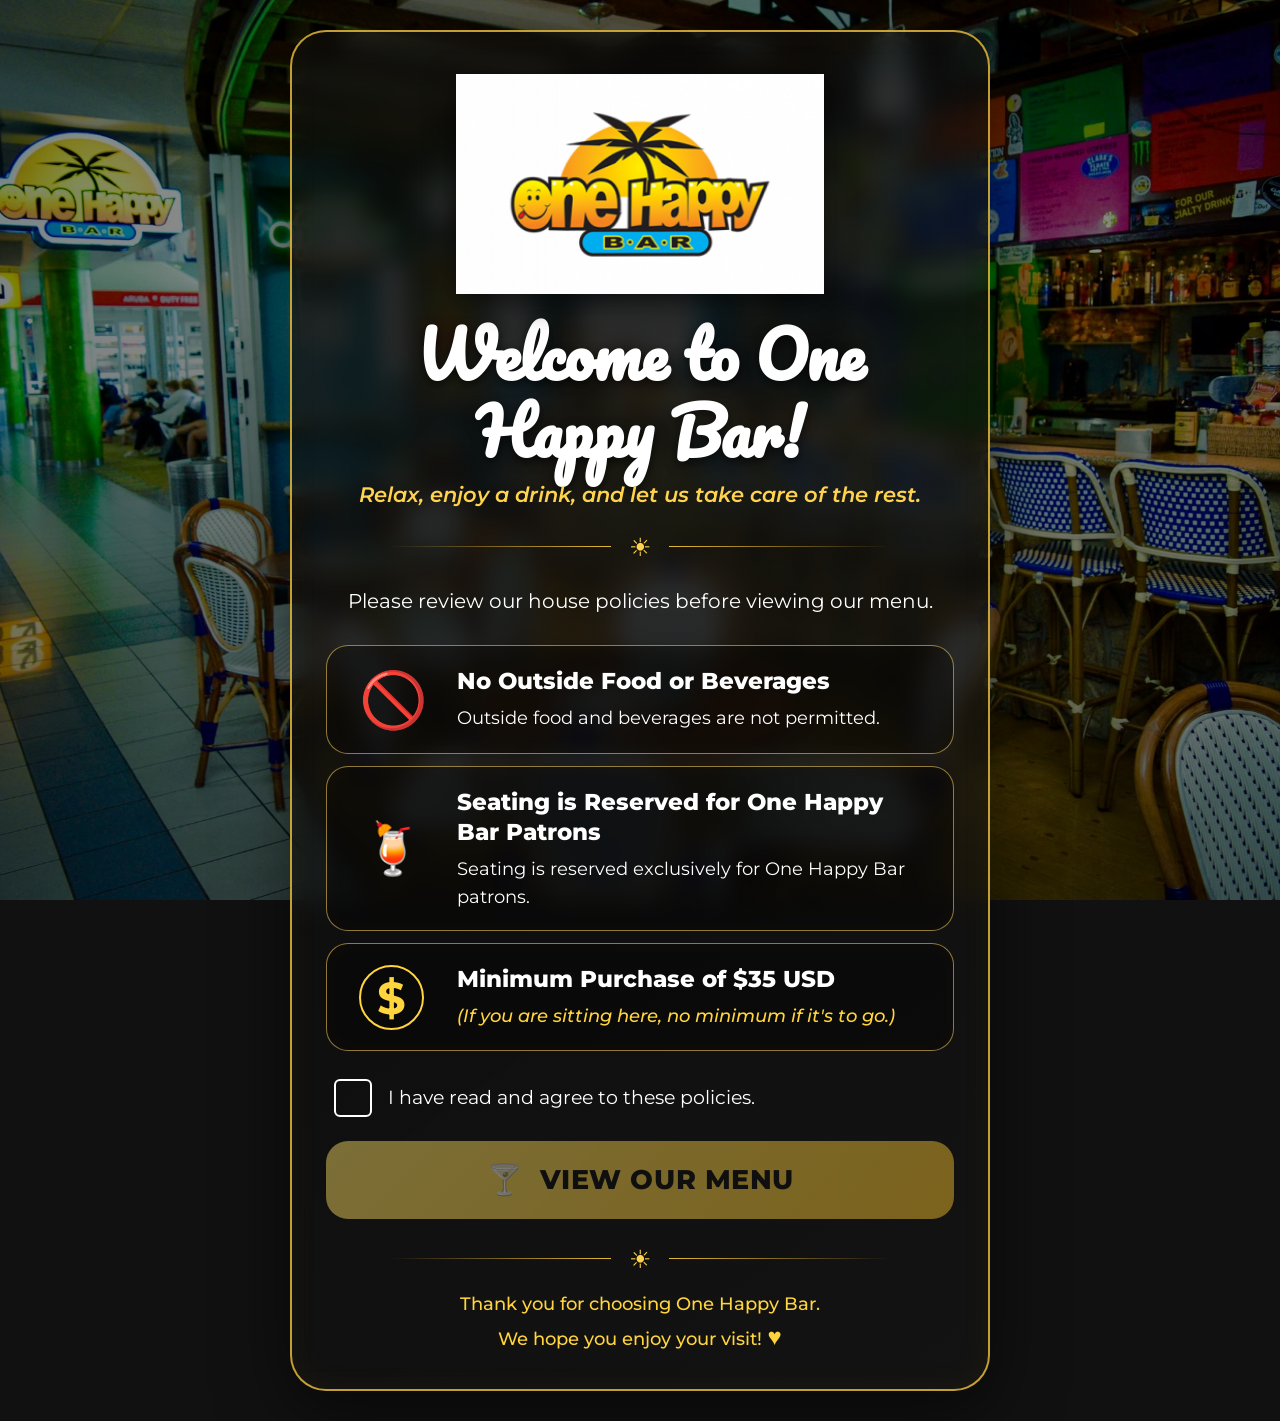
<file: index.html>
<!DOCTYPE html>
<html lang="en">
<head>
  <meta charset="UTF-8">
  <meta name="viewport" content="width=device-width, initial-scale=1.0">

  <meta name="description" content="Welcome to One Happy Bar Aruba">
  <meta name="theme-color" content="#111111">

  <title>One Happy Bar | Welcome</title>

  <link rel="preconnect" href="https://fonts.googleapis.com">
  <link rel="preconnect" href="https://fonts.gstatic.com" crossorigin>

  <link href="https://fonts.googleapis.com/css2?family=Montserrat:wght@400;500;600;700;800&family=Pacifico&display=swap" rel="stylesheet">

  <link rel="stylesheet" href="style.css">
</head>

<body>

  <div class="background"></div>
  <div class="background-overlay"></div>

  <main class="page">

    <section class="welcome-card">

      <!-- LOGO -->
      <div class="logo-container">
        <img src="logo.png" alt="One Happy Bar" class="main-logo">
      </div>

      <!-- WELCOME -->
      <h1>Welcome to One Happy Bar!</h1>

      <p class="welcome-message">
        Relax, enjoy a drink, and let us take care of the rest.
      </p>

      <div class="gold-divider">
        <span>☀</span>
      </div>

      <p class="intro">
        Please review our house policies before viewing our menu.
      </p>


      <!-- POLICY 1 -->
      <div class="policy-box">

        <div class="policy-icon no-food">
          🚫
        </div>

        <div class="policy-content">
          <h2>No Outside Food or Beverages</h2>
          <p>
            Outside food and beverages are not permitted.
          </p>
        </div>

      </div>


      <!-- POLICY 2 -->
      <div class="policy-box">

        <div class="policy-icon">
          🍹
        </div>

        <div class="policy-content">
          <h2>Seating is Reserved for One Happy Bar Patrons</h2>
          <p>
            Seating is reserved exclusively for One Happy Bar patrons.
          </p>
        </div>

      </div>


      <!-- POLICY 3 -->
      <div class="policy-box">

        <div class="policy-icon dollar">
          $
        </div>

        <div class="policy-content">
          <h2>Minimum Purchase of $35 USD</h2>
          <p class="minimum-note">
            (If you are sitting here, no minimum if it's to go.)
          </p>
        </div>

      </div>


      <!-- CHECKBOX -->
      <label class="agreement">

        <input type="checkbox" id="policy-check">

        <span class="checkmark"></span>

        <span class="agreement-text">
          I have read and agree to these policies.
        </span>

      </label>


      <!-- MENU BUTTON -->
      <button id="continue-btn" class="menu-button" disabled>

        <span class="cocktail">🍸</span>

        <span>VIEW OUR MENU</span>

      </button>


      <!-- FOOTER -->
      <div class="gold-divider bottom-divider">
        <span>☀</span>
      </div>

      <div class="thank-you">
        Thank you for choosing One Happy Bar.<br>
        We hope you enjoy your visit! <span>♥</span>
      </div>

    </section>

  </main>

  <script src="script.js"></script>

</body>
</html>
</file>
<file: style.css>
/* =========================================================
   ONE HAPPY BAR
   Welcome Screen
   ========================================================= */

* {
  box-sizing: border-box;
  margin: 0;
  padding: 0;
}

html,
body {
  width: 100%;
  min-height: 100%;
}

body {
  font-family: "Montserrat", Arial, sans-serif;
  color: #ffffff;
  background: #111111;
  overflow-x: hidden;
}


/* =========================================================
   BACKGROUND
   ========================================================= */

.background {
  position: fixed;
  inset: 0;

  background-image: url("bar.jpg");
  background-size: cover;
  background-position: center center;
  background-repeat: no-repeat;

  z-index: -3;
}

.background-overlay {
  position: fixed;
  inset: 0;

  background:
    linear-gradient(
      rgba(0, 0, 0, 0.42),
      rgba(0, 0, 0, 0.58)
    );

  z-index: -2;
}


/* =========================================================
   PAGE
   ========================================================= */

.page {
  width: 100%;
  min-height: 100vh;

  display: flex;
  justify-content: center;
  align-items: center;

  padding: 30px 18px;
}


/* =========================================================
   MAIN GLASS CARD
   ========================================================= */

.welcome-card {
  width: 100%;
  max-width: 700px;

  padding: 42px 34px 34px;

  background:
    linear-gradient(
      145deg,
      rgba(10, 10, 10, 0.76),
      rgba(20, 20, 20, 0.68)
    );

  border: 2px solid rgba(255, 207, 64, 0.75);

  border-radius: 36px;

  box-shadow:
    0 20px 70px rgba(0, 0, 0, 0.55),
    inset 0 0 35px rgba(255, 196, 0, 0.04);

  backdrop-filter: blur(12px);
  -webkit-backdrop-filter: blur(12px);

  text-align: center;
}


/* =========================================================
   LOGO
   ========================================================= */

.logo-container {
  display: flex;
  justify-content: center;
  align-items: center;

  margin-bottom: 22px;
}

.main-logo {
  display: block;

  width: min(88%, 500px);
  max-height: 220px;

  object-fit: contain;

  filter:
    drop-shadow(0 8px 15px rgba(0, 0, 0, 0.6));
}


/* =========================================================
   WELCOME TITLE
   ========================================================= */

h1 {
  font-family: "Pacifico", cursive;

  font-size: clamp(2.2rem, 6vw, 4rem);

  line-height: 1.2;

  color: #ffffff;

  margin-bottom: 12px;

  text-shadow:
    0 4px 12px rgba(0, 0, 0, 0.65);
}


.welcome-message {
  font-size: clamp(1rem, 2.5vw, 1.3rem);

  font-weight: 600;

  font-style: italic;

  color: #ffd34e;

  margin-bottom: 25px;
}


/* =========================================================
   DIVIDER
   ========================================================= */

.gold-divider {
  width: 80%;

  margin: 0 auto 24px;

  display: flex;
  align-items: center;
  justify-content: center;

  gap: 18px;

  color: #ffd34e;

  font-size: 25px;
}

.gold-divider::before,
.gold-divider::after {
  content: "";

  height: 1px;

  flex: 1;

  background:
    linear-gradient(
      to right,
      transparent,
      #e6b936
    );
}

.gold-divider::after {
  background:
    linear-gradient(
      to left,
      transparent,
      #e6b936
    );
}


.intro {
  font-size: clamp(1rem, 2.5vw, 1.25rem);

  line-height: 1.55;

  margin-bottom: 28px;

  color: #ffffff;
}


/* =========================================================
   POLICY BOXES
   ========================================================= */

.policy-box {
  width: 100%;

  display: flex;
  align-items: center;

  text-align: left;

  margin-bottom: 12px;

  padding: 20px 22px;

  border-radius: 22px;

  background:
    rgba(0, 0, 0, 0.38);

  border: 1px solid rgba(255, 215, 100, 0.55);

  box-shadow:
    inset 0 0 20px rgba(255, 190, 0, 0.025);

  transition:
    transform 0.2s ease,
    background 0.2s ease;
}

.policy-box:hover {
  transform: translateY(-2px);

  background:
    rgba(0, 0, 0, 0.48);
}


/* =========================================================
   POLICY ICON
   ========================================================= */

.policy-icon {
  width: 88px;
  min-width: 88px;

  display: flex;
  align-items: center;
  justify-content: center;

  font-size: 50px;

  margin-right: 20px;
}

.policy-icon.no-food {
  font-size: 55px;
}

.policy-icon.dollar {
  width: 65px;
  min-width: 65px;

  height: 65px;

  border: 2px solid #ffd43d;

  border-radius: 50%;

  color: #ffd43d;

  font-size: 45px;

  font-weight: 700;

  margin-left: 10px;
  margin-right: 33px;
}


/* =========================================================
   POLICY TEXT
   ========================================================= */

.policy-content {
  flex: 1;
}

.policy-content h2 {
  font-size: clamp(1.05rem, 2.7vw, 1.45rem);

  line-height: 1.3;

  font-weight: 800;

  color: #ffffff;

  margin-bottom: 8px;
}

.policy-content p {
  font-size: clamp(0.95rem, 2.4vw, 1.15rem);

  line-height: 1.5;

  color: #ffffff;
}


/* =========================================================
   $35 MINIMUM PURCHASE NOTE
   ========================================================= */

.minimum-note {
  color: #ffd43d !important;

  font-weight: 500;

  font-style: italic;
}


/* =========================================================
   AGREEMENT CHECKBOX
   ========================================================= */

.agreement {
  display: flex;

  align-items: center;

  text-align: left;

  margin: 28px 8px 24px;

  cursor: pointer;

  user-select: none;
}

.agreement input {
  position: absolute;

  opacity: 0;

  pointer-events: none;
}


.checkmark {
  width: 38px;
  min-width: 38px;

  height: 38px;

  border: 2px solid #ffffff;

  border-radius: 6px;

  margin-right: 16px;

  position: relative;

  transition: all 0.2s ease;
}


.agreement input:checked + .checkmark {
  background: #ffd33f;

  border-color: #ffd33f;
}


.agreement input:checked + .checkmark::after {
  content: "";

  position: absolute;

  width: 9px;
  height: 18px;

  left: 12px;
  top: 5px;

  border:
    solid #111111;

  border-width:
    0 4px 4px 0;

  transform:
    rotate(45deg);
}


.agreement-text {
  font-size: clamp(0.95rem, 2.5vw, 1.2rem);

  line-height: 1.4;

  color: #ffffff;
}


/* =========================================================
   MENU BUTTON
   ========================================================= */

.menu-button {
  width: 100%;

  min-height: 78px;

  border: none;

  border-radius: 22px;

  background:
    linear-gradient(
      135deg,
      #ffe36a,
      #ffc72c
    );

  color: #111111;

  font-family: "Montserrat", Arial, sans-serif;

  font-size: clamp(1.2rem, 3vw, 1.7rem);

  font-weight: 800;

  letter-spacing: 0.02em;

  display: flex;

  align-items: center;

  justify-content: center;

  gap: 16px;

  cursor: pointer;

  box-shadow:
    0 8px 25px rgba(255, 196, 0, 0.28),
    inset 0 1px 0 rgba(255, 255, 255, 0.7);

  transition:
    transform 0.2s ease,
    box-shadow 0.2s ease,
    opacity 0.2s ease;
}


.menu-button:disabled {
  opacity: 0.45;

  cursor: not-allowed;

  box-shadow: none;
}


.menu-button:not(:disabled):hover {
  transform: translateY(-3px);

  box-shadow:
    0 12px 32px rgba(255, 196, 0, 0.4);
}


.menu-button:not(:disabled):active {
  transform: scale(0.98);
}


.cocktail {
  font-size: 30px;
}


/* =========================================================
   FOOTER
   ========================================================= */

.bottom-divider {
  margin-top: 25px;
  margin-bottom: 16px;
}


.thank-you {
  color: #ffd43d;

  font-size: clamp(0.95rem, 2.5vw, 1.15rem);

  line-height: 1.55;

  font-weight: 500;
}

.thank-you span {
  font-size: 1.3em;
}


/* =========================================================
   MOBILE
   ========================================================= */

@media (max-width: 600px) {

  .page {
    padding: 15px 10px;
  }

  .welcome-card {
    padding: 28px 18px 25px;

    border-radius: 28px;
  }

  .main-logo {
    width: 90%;

    max-height: 175px;
  }

  h1 {
    font-size: 2.15rem;
  }

  .policy-box {
    padding: 18px 14px;
  }

  .policy-icon {
    width: 55px;
    min-width: 55px;

    margin-right: 13px;

    font-size: 38px;
  }

  .policy-icon.no-food {
    font-size: 40px;
  }

  .policy-icon.dollar {
    width: 52px;
    min-width: 52px;

    height: 52px;

    font-size: 35px;

    margin-left: 0;
    margin-right: 16px;
  }

  .policy-content h2 {
    font-size: 1rem;
  }

  .policy-content p {
    font-size: 0.9rem;
  }

  .minimum-note {
    color: #ffd43d !important;
    font-size: 0.9rem !important;
    font-weight: 500;
    font-style: italic;
  }

  .agreement {
    margin-left: 2px;
    margin-right: 2px;
  }

  .checkmark {
    width: 32px;
    min-width: 32px;

    height: 32px;

    margin-right: 12px;
  }

  .agreement input:checked + .checkmark::after {
    width: 7px;
    height: 15px;

    left: 10px;
    top: 4px;
  }

  .agreement-text {
    font-size: 0.9rem;
  }

  .menu-button {
    min-height: 68px;

    border-radius: 18px;
  }

}


/* =========================================================
   VERY SMALL PHONES
   ========================================================= */

@media (max-width: 380px) {

  .welcome-card {
    padding-left: 14px;
    padding-right: 14px;
  }

  .policy-box {
    padding: 15px 10px;
  }

  .policy-icon {
    width: 45px;
    min-width: 45px;

    margin-right: 8px;
  }

  .policy-content h2 {
    font-size: 0.92rem;
  }

  .policy-content p {
    font-size: 0.82rem;
  }

  .minimum-note {
    font-size: 0.82rem !important;
  }

}
</file>
